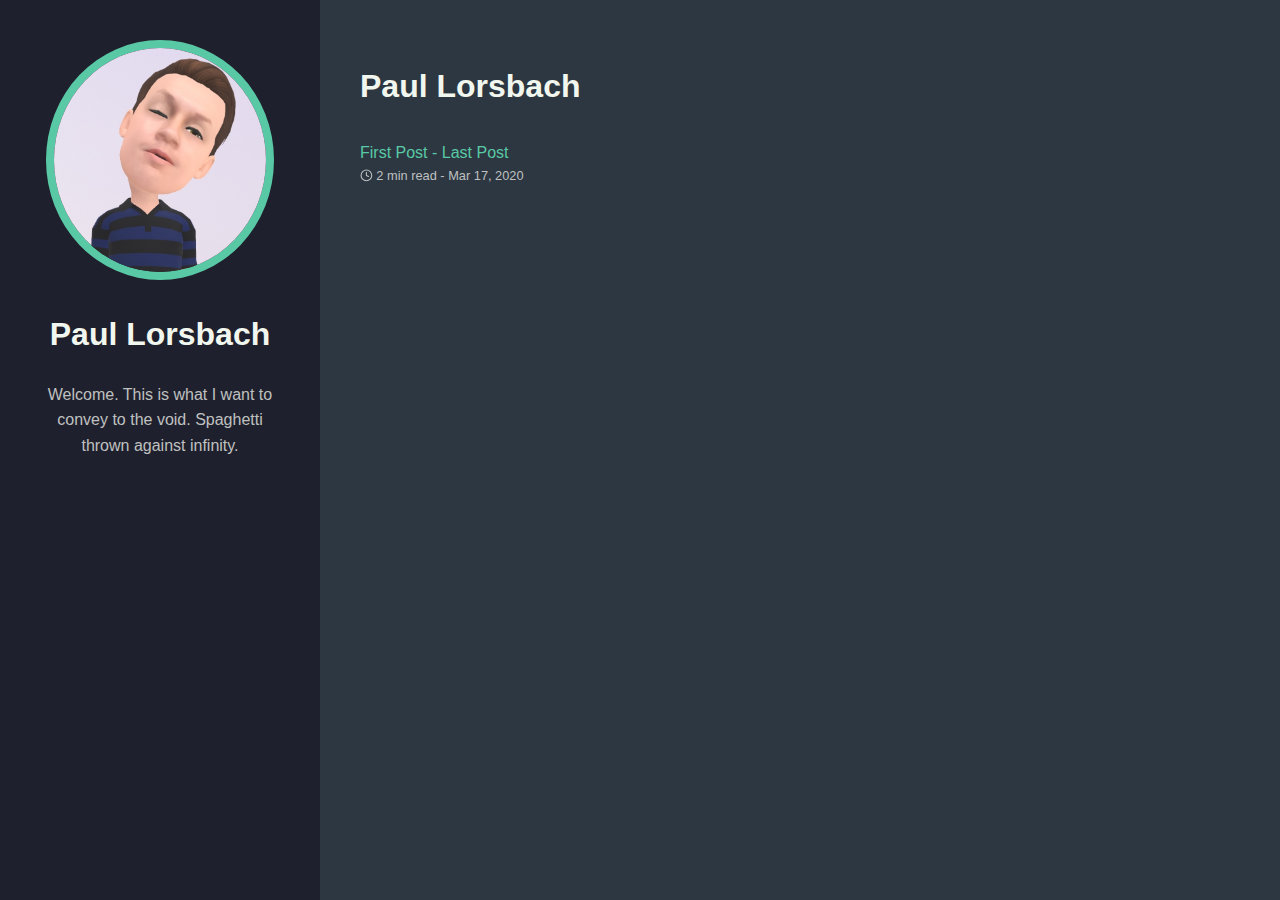
<file: index.html>
<!doctype html>
<html lang="en-us">
  <head>
    <title>Paul Lorsbach</title>
    <meta charset="utf-8" />
    <meta name="generator" content="Hugo 0.67.1" />
    <meta name="viewport" content="width=device-width, initial-scale=1" />
    <meta name="author" content="Paul Lorsbach" />
    <meta name="description" content="Welcome. This is what I want to convey to the void. Spaghetti thrown against infinity." />
    <link rel="stylesheet" href="https://uuunk.github.io/css/main.min.2f759b776b88745ebcb3d4292fbd8abce1f83ffb21a61c9830764a4b85356321.css" />

    
    <meta name="twitter:card" content="summary"/>
<meta name="twitter:title" content="Paul Lorsbach"/>
<meta name="twitter:description" content="Welcome. This is what I want to convey to the void. Spaghetti thrown against infinity."/>

    <meta property="og:title" content="Paul Lorsbach" />
<meta property="og:description" content="Welcome. This is what I want to convey to the void. Spaghetti thrown against infinity." />
<meta property="og:type" content="website" />
<meta property="og:url" content="https://uuunk.github.io/" />
<meta property="og:updated_time" content="2020-03-17T22:11:05-05:00" />


  </head>
  <body>
    <header class="app-header">
      <a href="https://uuunk.github.io/"><img class="app-header-avatar" src="/weirdProfile.jpg" alt="Paul Lorsbach" /></a>
      <h1>Paul Lorsbach</h1>
      <p>Welcome. This is what I want to convey to the void. Spaghetti thrown against infinity.</p>
      <div class="app-header-social">
        
      </div>
    </header>
    <main class="app-container">
      
  <article>
    <h1>Paul Lorsbach</h1>
    <ul class="posts-list">
      
        <li class="posts-list-item">
          <a class="posts-list-item-title" href="https://uuunk.github.io/posts/first-post/">First Post - Last Post</a>
          <span class="posts-list-item-description">
            <svg xmlns="http://www.w3.org/2000/svg" width="24" height="24" viewBox="0 0 24 24" fill="none" stroke="currentColor" stroke-width="2" stroke-linecap="round" stroke-linejoin="round" class="icon icon-clock">
  <title>clock</title>
  <circle cx="12" cy="12" r="10"></circle><polyline points="12 6 12 12 16 14"></polyline>
</svg> 2 min read -
            Mar 17, 2020
          </span>
        </li>
      
    </ul>
    



  </article>

    </main>
  </body>
</html>
</file>
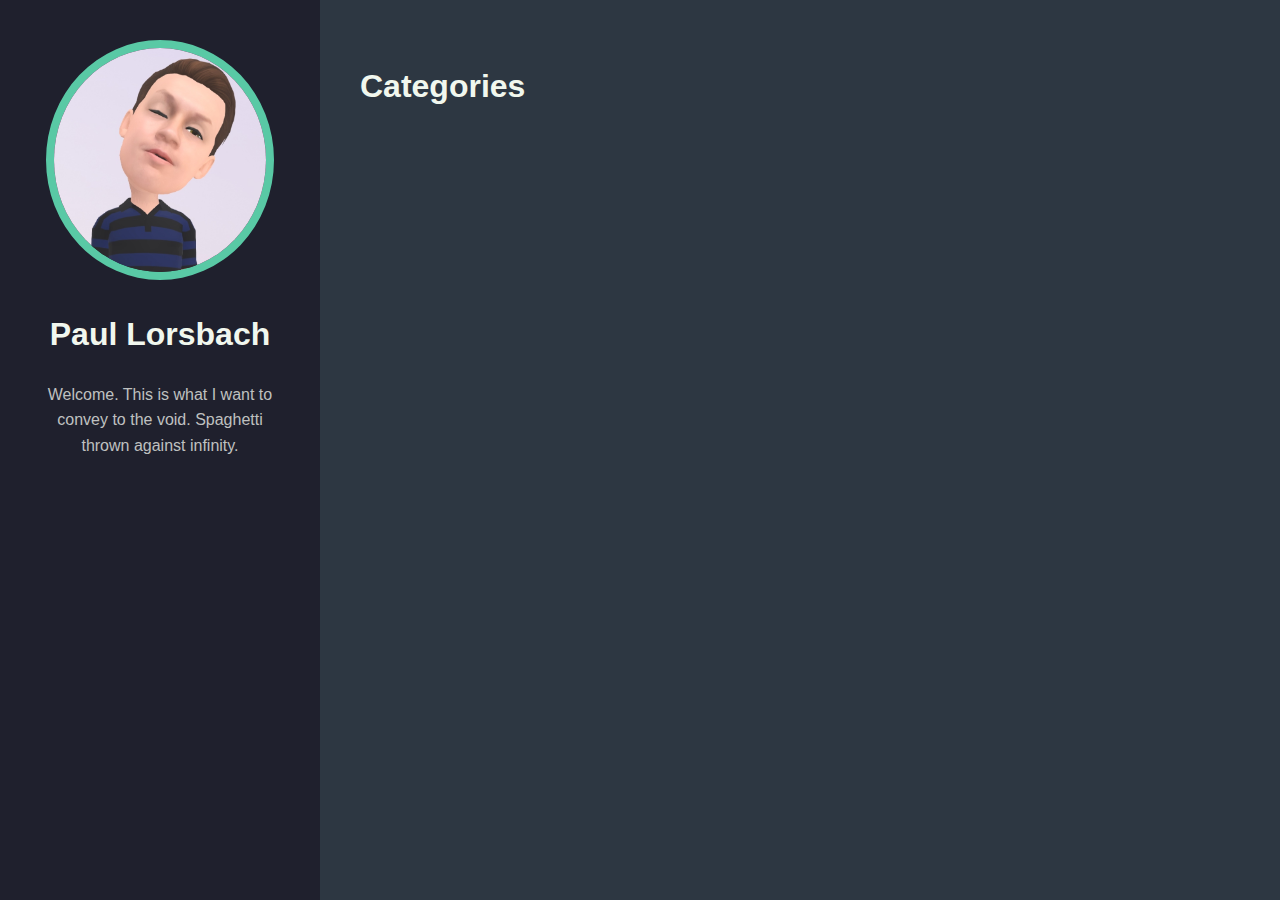
<file: categories/index.html>
<!doctype html>
<html lang="en-us">
  <head>
    <title>Categories // Paul Lorsbach</title>
    <meta charset="utf-8" />
    <meta name="generator" content="Hugo 0.67.1" />
    <meta name="viewport" content="width=device-width, initial-scale=1" />
    <meta name="author" content="Paul Lorsbach" />
    <meta name="description" content="" />
    <link rel="stylesheet" href="https://uuunk.github.io/css/main.min.2f759b776b88745ebcb3d4292fbd8abce1f83ffb21a61c9830764a4b85356321.css" />

    
    <meta name="twitter:card" content="summary"/>
<meta name="twitter:title" content="Categories"/>
<meta name="twitter:description" content="Welcome. This is what I want to convey to the void. Spaghetti thrown against infinity."/>

    <meta property="og:title" content="Categories" />
<meta property="og:description" content="Welcome. This is what I want to convey to the void. Spaghetti thrown against infinity." />
<meta property="og:type" content="website" />
<meta property="og:url" content="https://uuunk.github.io/categories/" />



  </head>
  <body>
    <header class="app-header">
      <a href="https://uuunk.github.io/"><img class="app-header-avatar" src="/weirdProfile.jpg" alt="Paul Lorsbach" /></a>
      <h1>Paul Lorsbach</h1>
      <p>Welcome. This is what I want to convey to the void. Spaghetti thrown against infinity.</p>
      <div class="app-header-social">
        
      </div>
    </header>
    <main class="app-container">
      
  <article>
    <h1>Categories</h1>
    <ul class="posts-list">
      
    </ul>
    



  </article>

    </main>
  </body>
</html>
</file>
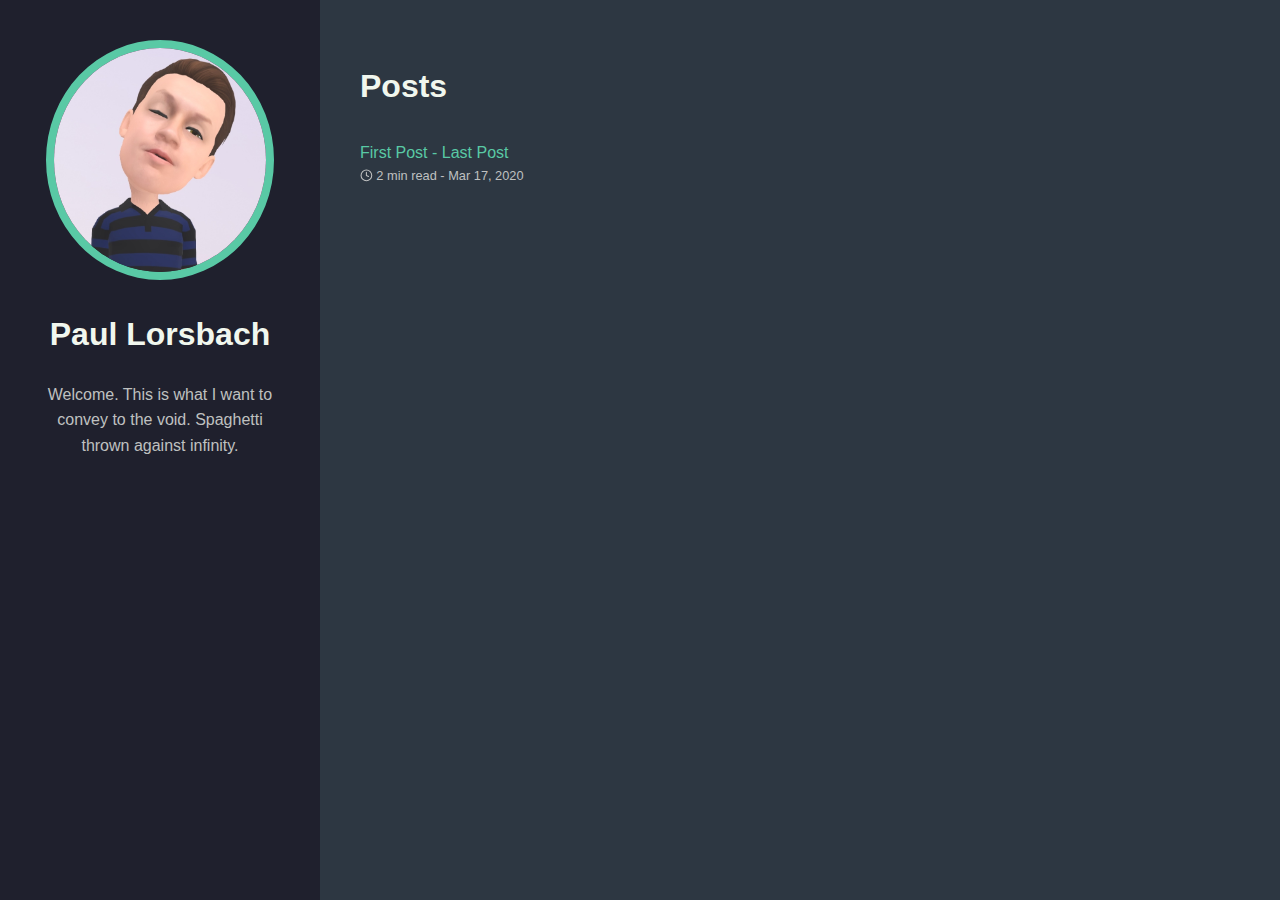
<file: posts/index.html>
<!doctype html>
<html lang="en-us">
  <head>
    <title>Posts // Paul Lorsbach</title>
    <meta charset="utf-8" />
    <meta name="generator" content="Hugo 0.67.1" />
    <meta name="viewport" content="width=device-width, initial-scale=1" />
    <meta name="author" content="Paul Lorsbach" />
    <meta name="description" content="" />
    <link rel="stylesheet" href="https://uuunk.github.io/css/main.min.2f759b776b88745ebcb3d4292fbd8abce1f83ffb21a61c9830764a4b85356321.css" />

    
    <meta name="twitter:card" content="summary"/>
<meta name="twitter:title" content="Posts"/>
<meta name="twitter:description" content="Welcome. This is what I want to convey to the void. Spaghetti thrown against infinity."/>

    <meta property="og:title" content="Posts" />
<meta property="og:description" content="Welcome. This is what I want to convey to the void. Spaghetti thrown against infinity." />
<meta property="og:type" content="website" />
<meta property="og:url" content="https://uuunk.github.io/posts/" />
<meta property="og:updated_time" content="2020-03-17T22:11:05-05:00" />


  </head>
  <body>
    <header class="app-header">
      <a href="https://uuunk.github.io/"><img class="app-header-avatar" src="/weirdProfile.jpg" alt="Paul Lorsbach" /></a>
      <h1>Paul Lorsbach</h1>
      <p>Welcome. This is what I want to convey to the void. Spaghetti thrown against infinity.</p>
      <div class="app-header-social">
        
      </div>
    </header>
    <main class="app-container">
      
  <article>
    <h1>Posts</h1>
    <ul class="posts-list">
      
        <li class="posts-list-item">
          <a class="posts-list-item-title" href="https://uuunk.github.io/posts/first-post/">First Post - Last Post</a>
          <span class="posts-list-item-description">
            <svg xmlns="http://www.w3.org/2000/svg" width="24" height="24" viewBox="0 0 24 24" fill="none" stroke="currentColor" stroke-width="2" stroke-linecap="round" stroke-linejoin="round" class="icon icon-clock">
  <title>clock</title>
  <circle cx="12" cy="12" r="10"></circle><polyline points="12 6 12 12 16 14"></polyline>
</svg> 2 min read -
            Mar 17, 2020
          </span>
        </li>
      
    </ul>
    



  </article>

    </main>
  </body>
</html>
</file>
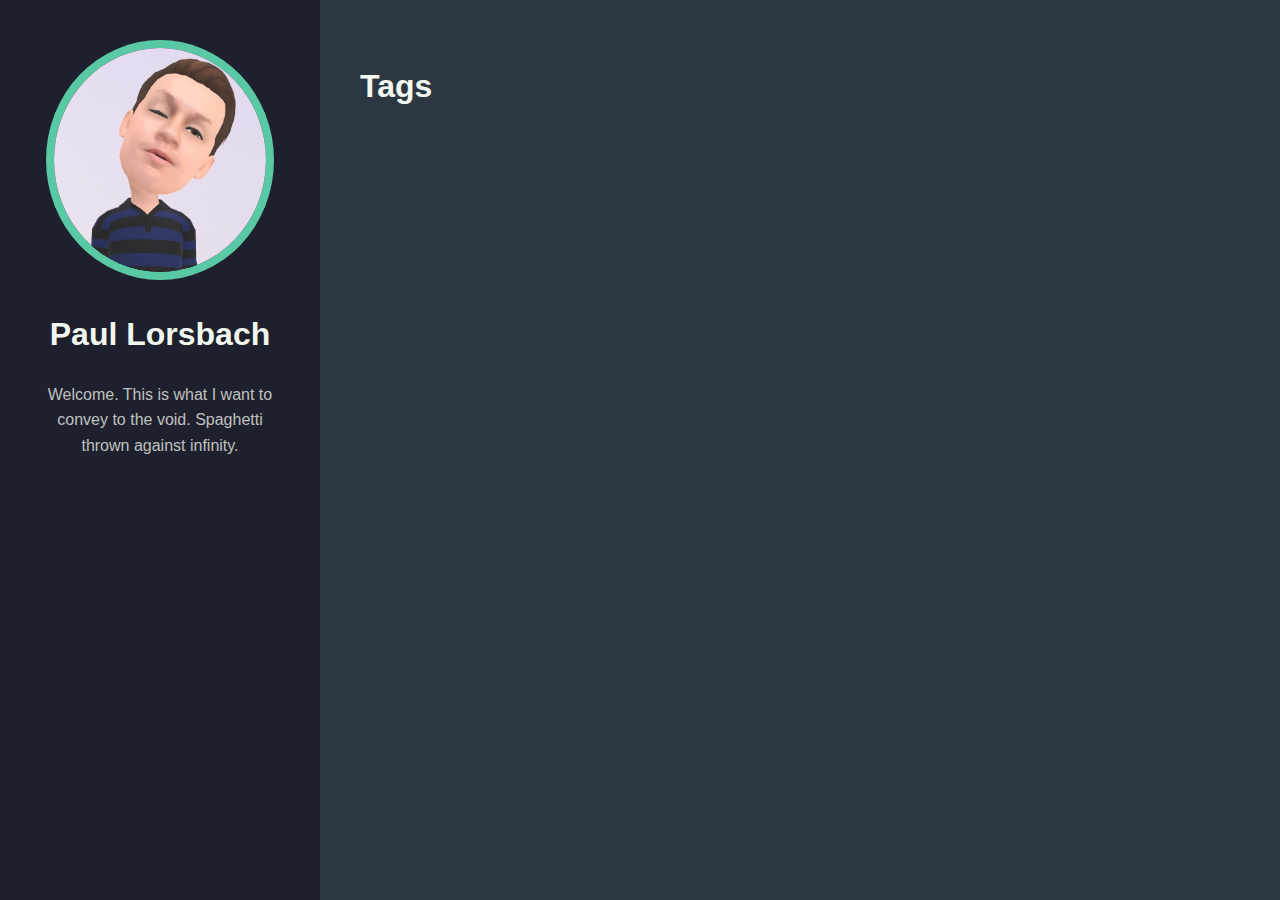
<file: tags/index.html>
<!doctype html>
<html lang="en-us">
  <head>
    <title>Tags // Paul Lorsbach</title>
    <meta charset="utf-8" />
    <meta name="generator" content="Hugo 0.67.1" />
    <meta name="viewport" content="width=device-width, initial-scale=1" />
    <meta name="author" content="Paul Lorsbach" />
    <meta name="description" content="" />
    <link rel="stylesheet" href="https://uuunk.github.io/css/main.min.2f759b776b88745ebcb3d4292fbd8abce1f83ffb21a61c9830764a4b85356321.css" />

    
    <meta name="twitter:card" content="summary"/>
<meta name="twitter:title" content="Tags"/>
<meta name="twitter:description" content="Welcome. This is what I want to convey to the void. Spaghetti thrown against infinity."/>

    <meta property="og:title" content="Tags" />
<meta property="og:description" content="Welcome. This is what I want to convey to the void. Spaghetti thrown against infinity." />
<meta property="og:type" content="website" />
<meta property="og:url" content="https://uuunk.github.io/tags/" />



  </head>
  <body>
    <header class="app-header">
      <a href="https://uuunk.github.io/"><img class="app-header-avatar" src="/weirdProfile.jpg" alt="Paul Lorsbach" /></a>
      <h1>Paul Lorsbach</h1>
      <p>Welcome. This is what I want to convey to the void. Spaghetti thrown against infinity.</p>
      <div class="app-header-social">
        
      </div>
    </header>
    <main class="app-container">
      
  <article>
    <h1>Tags</h1>
    <ul class="posts-list">
      
    </ul>
    



  </article>

    </main>
  </body>
</html>
</file>
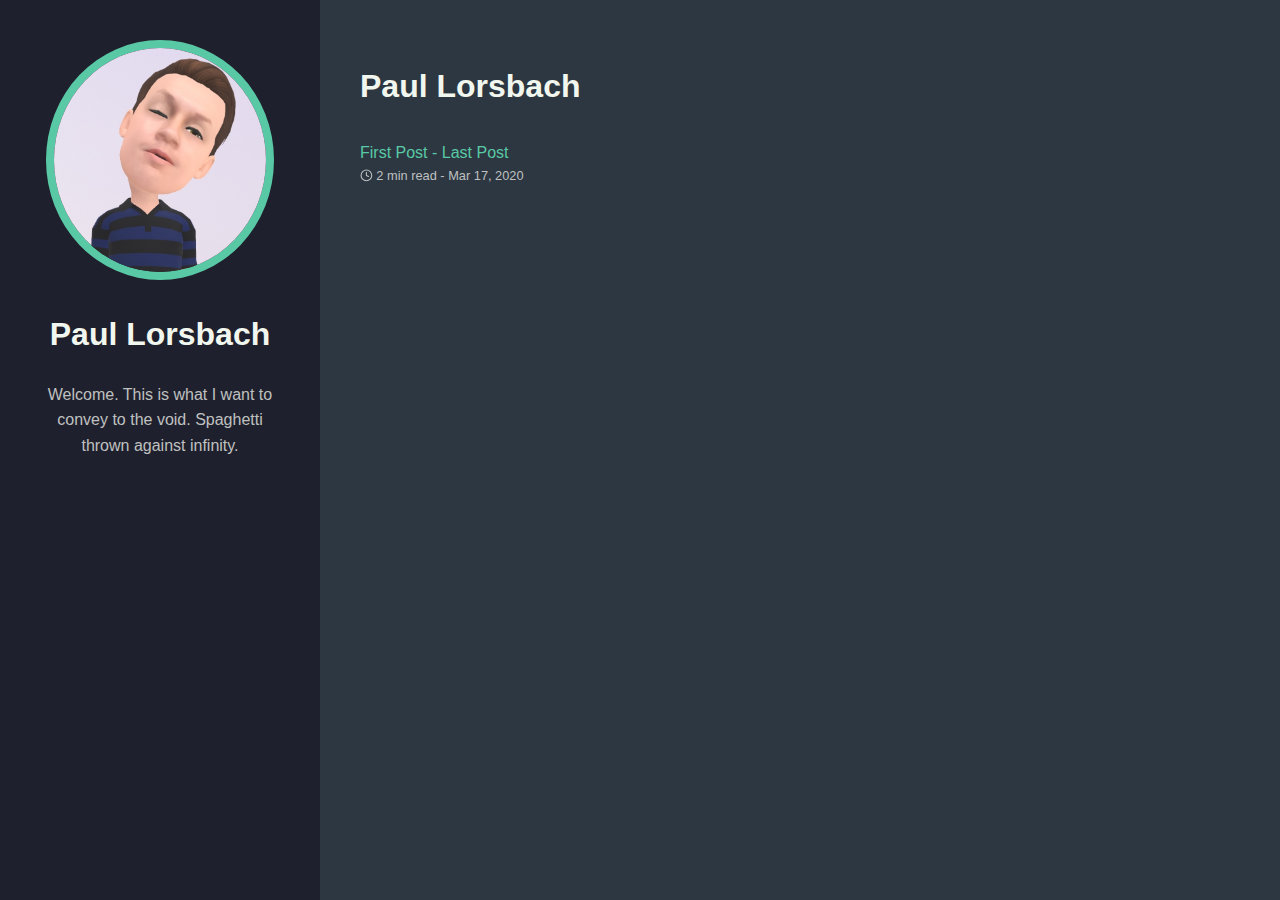
<file: page/1/index.html>
<!DOCTYPE html><html><head><title>https://uuunk.github.io/</title><link rel="canonical" href="https://uuunk.github.io/"/><meta name="robots" content="noindex"><meta charset="utf-8" /><meta http-equiv="refresh" content="0; url=https://uuunk.github.io/" /></head></html>
</file>
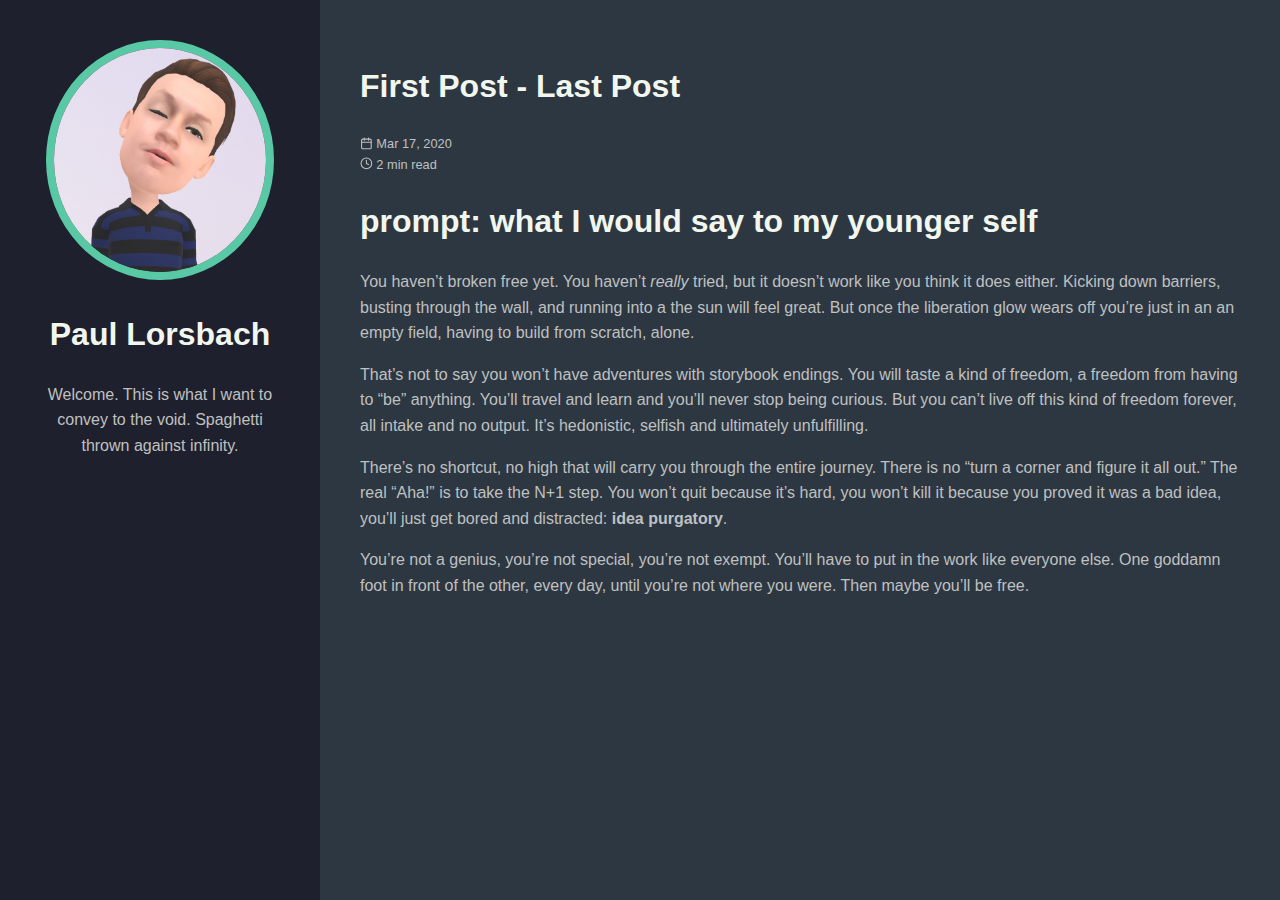
<file: posts/first-post/index.html>
<!doctype html>
<html lang="en-us">
  <head>
    <title>First Post - Last Post // Paul Lorsbach</title>
    <meta charset="utf-8" />
    <meta name="generator" content="Hugo 0.67.1" />
    <meta name="viewport" content="width=device-width, initial-scale=1" />
    <meta name="author" content="Paul Lorsbach" />
    <meta name="description" content="" />
    <link rel="stylesheet" href="https://uuunk.github.io/css/main.min.2f759b776b88745ebcb3d4292fbd8abce1f83ffb21a61c9830764a4b85356321.css" />

    
    <meta name="twitter:card" content="summary"/>
<meta name="twitter:title" content="First Post - Last Post"/>
<meta name="twitter:description" content="prompt: what I would say to my younger self You haven&rsquo;t broken free yet. You haven&rsquo;t really tried, but it doesn&rsquo;t work like you think it does either. Kicking down barriers, busting through the wall, and running into a the sun will feel great. But once the liberation glow wears off you&rsquo;re just in an an empty field, having to build from scratch, alone.
That&rsquo;s not to say you won&rsquo;t have adventures with storybook endings."/>

    <meta property="og:title" content="First Post - Last Post" />
<meta property="og:description" content="prompt: what I would say to my younger self You haven&rsquo;t broken free yet. You haven&rsquo;t really tried, but it doesn&rsquo;t work like you think it does either. Kicking down barriers, busting through the wall, and running into a the sun will feel great. But once the liberation glow wears off you&rsquo;re just in an an empty field, having to build from scratch, alone.
That&rsquo;s not to say you won&rsquo;t have adventures with storybook endings." />
<meta property="og:type" content="article" />
<meta property="og:url" content="https://uuunk.github.io/posts/first-post/" />
<meta property="article:published_time" content="2020-03-17T22:11:05-05:00" />
<meta property="article:modified_time" content="2020-03-17T22:11:05-05:00" />


  </head>
  <body>
    <header class="app-header">
      <a href="https://uuunk.github.io/"><img class="app-header-avatar" src="/weirdProfile.jpg" alt="Paul Lorsbach" /></a>
      <h1>Paul Lorsbach</h1>
      <p>Welcome. This is what I want to convey to the void. Spaghetti thrown against infinity.</p>
      <div class="app-header-social">
        
      </div>
    </header>
    <main class="app-container">
      
  <article class="post">
    <header class="post-header">
      <h1 class ="post-title">First Post - Last Post</h1>
      <div class="post-meta">
        <div>
          <svg xmlns="http://www.w3.org/2000/svg" width="24" height="24" viewBox="0 0 24 24" fill="none" stroke="currentColor" stroke-width="2" stroke-linecap="round" stroke-linejoin="round" class="icon icon-calendar">
  <title>calendar</title>
  <rect x="3" y="4" width="18" height="18" rx="2" ry="2"></rect><line x1="16" y1="2" x2="16" y2="6"></line><line x1="8" y1="2" x2="8" y2="6"></line><line x1="3" y1="10" x2="21" y2="10"></line>
</svg>
          Mar 17, 2020
        </div>
        <div>
          <svg xmlns="http://www.w3.org/2000/svg" width="24" height="24" viewBox="0 0 24 24" fill="none" stroke="currentColor" stroke-width="2" stroke-linecap="round" stroke-linejoin="round" class="icon icon-clock">
  <title>clock</title>
  <circle cx="12" cy="12" r="10"></circle><polyline points="12 6 12 12 16 14"></polyline>
</svg>
          2 min read
        </div></div>
    </header>
    <div class="post-content">
      <h1 id="prompt-what-i-would-say-to-my-younger-self">prompt: what I would say to my younger self</h1>
<p>You haven&rsquo;t broken free yet. You haven&rsquo;t <em>really</em> tried, but it doesn&rsquo;t work like you think it does either. Kicking down barriers, busting through the wall, and running into a the sun will feel great. But once the liberation glow wears off you&rsquo;re just in an an empty field, having to build from scratch, alone.</p>
<p>That&rsquo;s not to say you won&rsquo;t have adventures with storybook endings. You will taste a kind of freedom, a freedom from having to &ldquo;be&rdquo; anything. You&rsquo;ll travel and learn and you&rsquo;ll never stop being curious. But you can&rsquo;t live off this kind of freedom forever, all intake and no output. It&rsquo;s hedonistic, selfish and ultimately unfulfilling.</p>
<p>There&rsquo;s no shortcut, no high that will carry you through the entire journey. There is no &ldquo;turn a corner and figure it all out.&rdquo; The real &ldquo;Aha!&rdquo; is to take the N+1 step. You won&rsquo;t quit because it&rsquo;s hard, you won&rsquo;t kill it because you proved it was a bad idea, you&rsquo;ll just get bored and distracted: <strong>idea purgatory</strong>.</p>
<p>You&rsquo;re not a genius, you&rsquo;re not special, you&rsquo;re not exempt. You&rsquo;ll have to put in the work like everyone else. One goddamn foot in front of the other, every day, until you&rsquo;re not where you were. Then maybe you&rsquo;ll be free.</p>

    </div>
    <div class="post-footer">
      
    </div>
  </article>

    </main>
  </body>
</html>
</file>
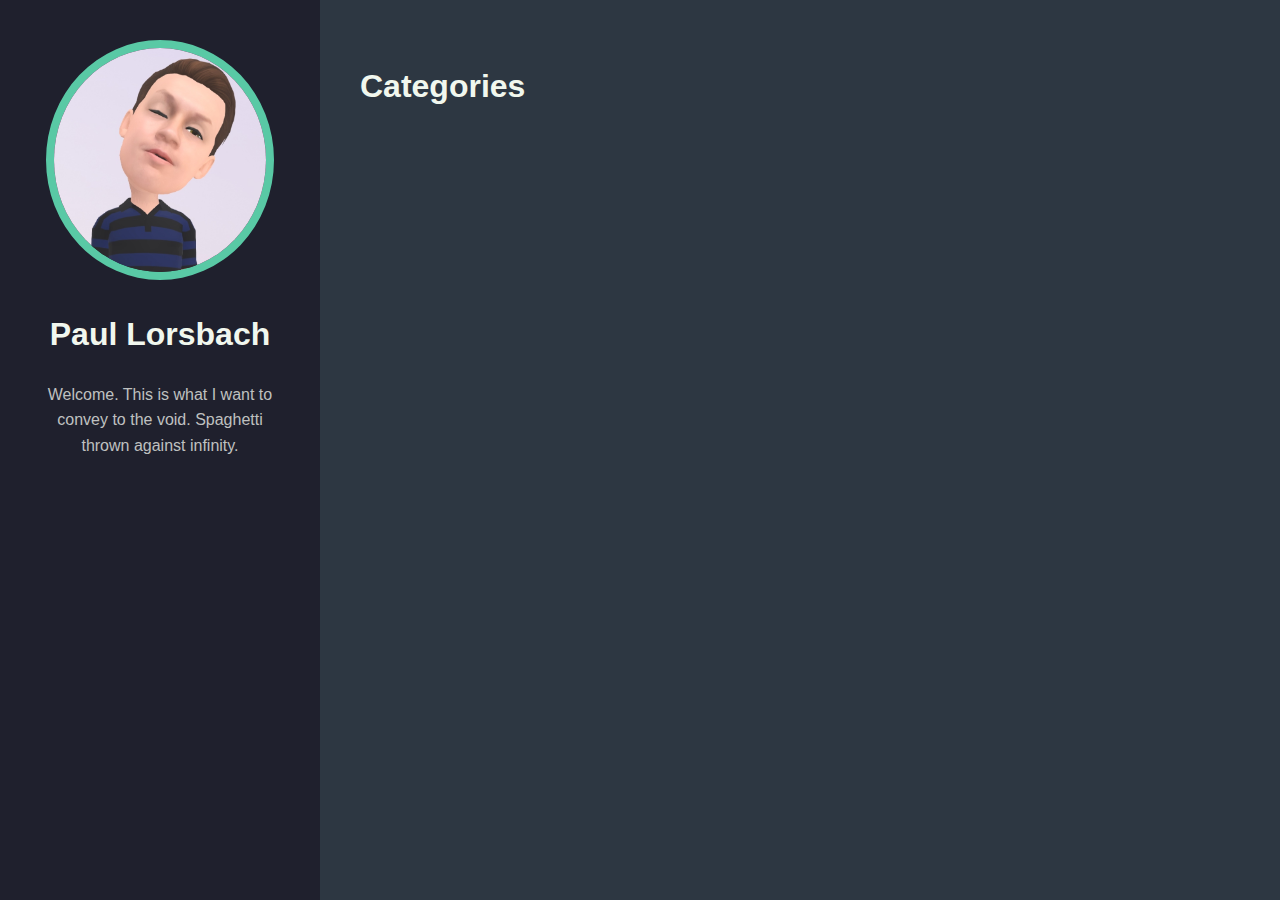
<file: categories/page/1/index.html>
<!DOCTYPE html><html><head><title>https://uuunk.github.io/categories/</title><link rel="canonical" href="https://uuunk.github.io/categories/"/><meta name="robots" content="noindex"><meta charset="utf-8" /><meta http-equiv="refresh" content="0; url=https://uuunk.github.io/categories/" /></head></html>
</file>
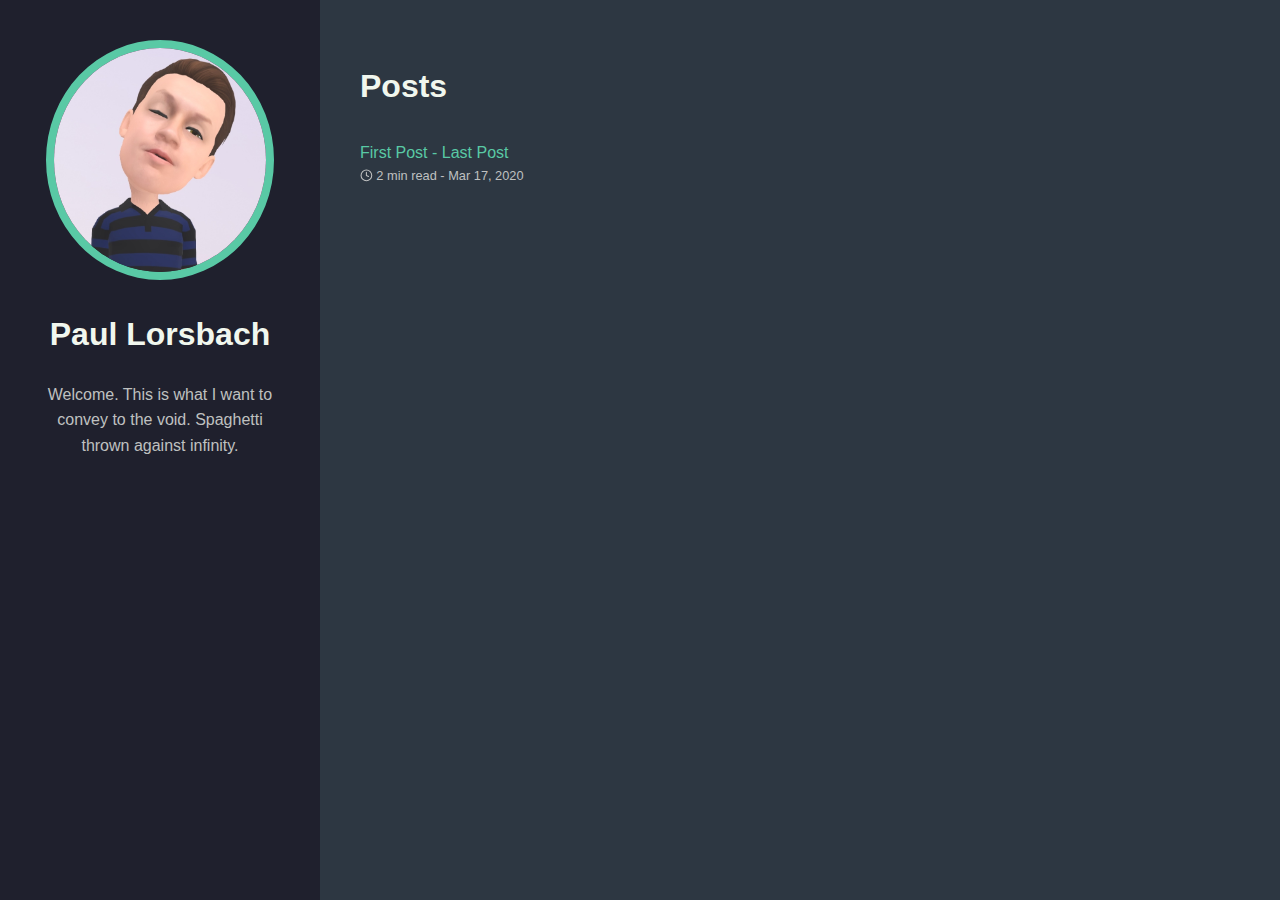
<file: posts/page/1/index.html>
<!DOCTYPE html><html><head><title>https://uuunk.github.io/posts/</title><link rel="canonical" href="https://uuunk.github.io/posts/"/><meta name="robots" content="noindex"><meta charset="utf-8" /><meta http-equiv="refresh" content="0; url=https://uuunk.github.io/posts/" /></head></html>
</file>
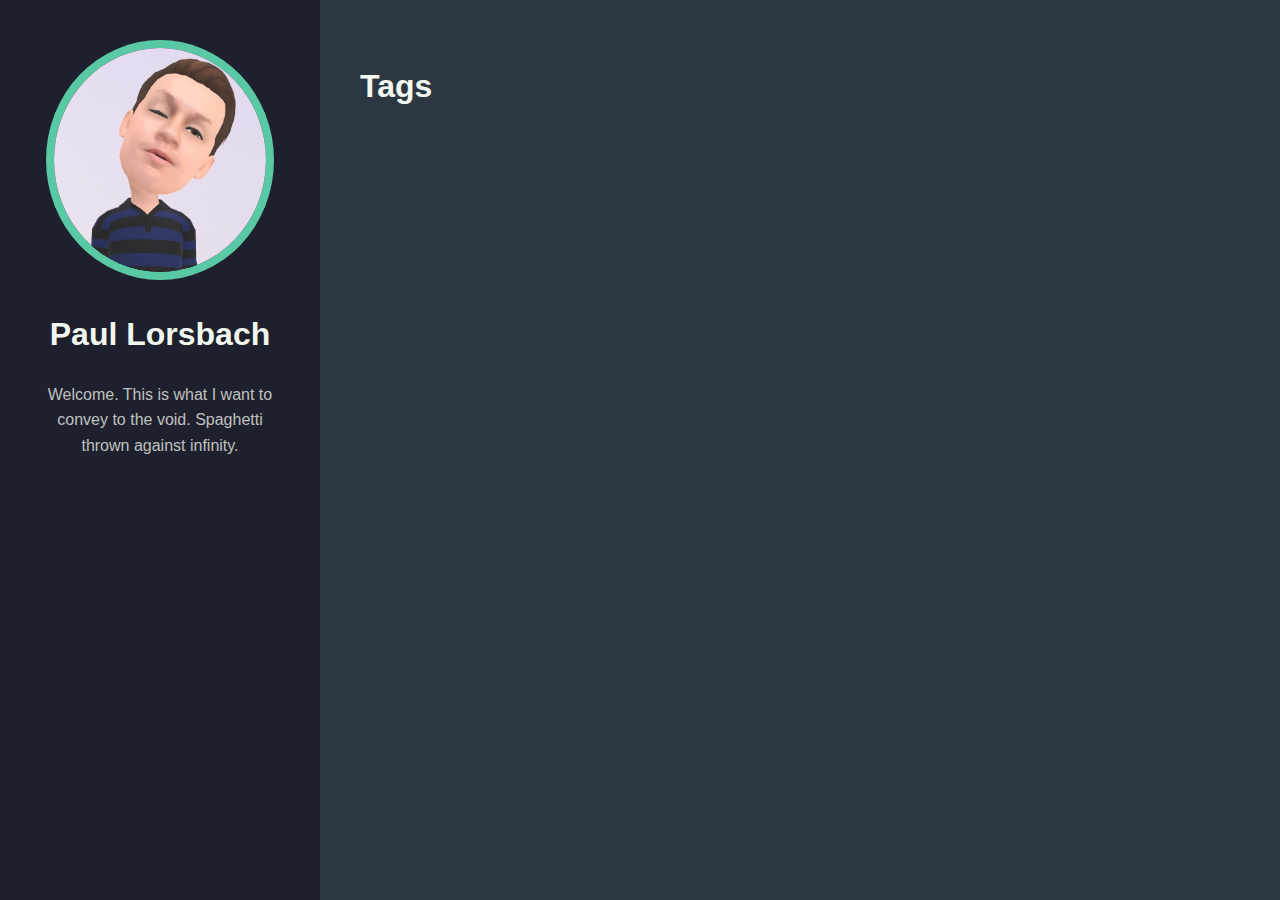
<file: tags/page/1/index.html>
<!DOCTYPE html><html><head><title>https://uuunk.github.io/tags/</title><link rel="canonical" href="https://uuunk.github.io/tags/"/><meta name="robots" content="noindex"><meta charset="utf-8" /><meta http-equiv="refresh" content="0; url=https://uuunk.github.io/tags/" /></head></html>
</file>
